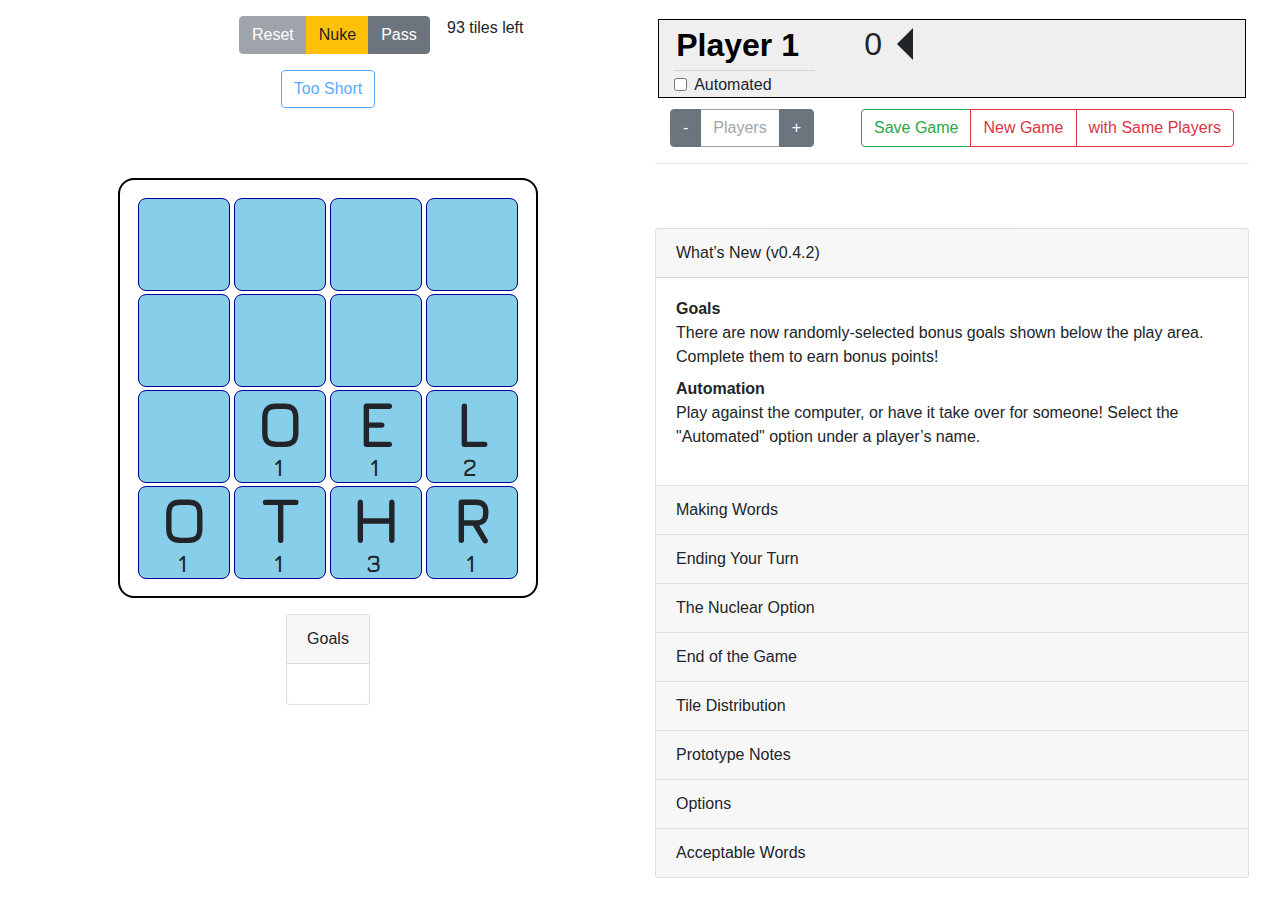
<file: index.html>
<!doctype html><html lang="en"><head><meta charset="utf-8"/><link rel="shortcut icon" href="./favicon.ico"/><meta name="viewport" content="width=device-width,initial-scale=1"/><meta name="theme-color" content="#000000"/><link rel="manifest" href="./manifest.json"/><link rel="stylesheet" href="https://maxcdn.bootstrapcdn.com/bootstrap/4.3.1/css/bootstrap.min.css" integrity="sha384-ggOyR0iXCbMQv3Xipma34MD+dH/1fQ784/j6cY/iJTQUOhcWr7x9JvoRxT2MZw1T" crossorigin="anonymous"/><link href="https://fonts.googleapis.com/css?family=Jura&display=swap" rel="stylesheet"><title>Scooch</title><link href="./static/css/2.f4a78326.chunk.css" rel="stylesheet"><link href="./static/css/main.79782de3.chunk.css" rel="stylesheet"></head><body><noscript>You need to enable JavaScript to run this app.</noscript><div id="root"></div><script>!function(l){function e(e){for(var r,t,n=e[0],o=e[1],u=e[2],f=0,i=[];f<n.length;f++)t=n[f],p[t]&&i.push(p[t][0]),p[t]=0;for(r in o)Object.prototype.hasOwnProperty.call(o,r)&&(l[r]=o[r]);for(s&&s(e);i.length;)i.shift()();return c.push.apply(c,u||[]),a()}function a(){for(var e,r=0;r<c.length;r++){for(var t=c[r],n=!0,o=1;o<t.length;o++){var u=t[o];0!==p[u]&&(n=!1)}n&&(c.splice(r--,1),e=f(f.s=t[0]))}return e}var t={},p={1:0},c=[];function f(e){if(t[e])return t[e].exports;var r=t[e]={i:e,l:!1,exports:{}};return l[e].call(r.exports,r,r.exports,f),r.l=!0,r.exports}f.m=l,f.c=t,f.d=function(e,r,t){f.o(e,r)||Object.defineProperty(e,r,{enumerable:!0,get:t})},f.r=function(e){"undefined"!=typeof Symbol&&Symbol.toStringTag&&Object.defineProperty(e,Symbol.toStringTag,{value:"Module"}),Object.defineProperty(e,"__esModule",{value:!0})},f.t=function(r,e){if(1&e&&(r=f(r)),8&e)return r;if(4&e&&"object"==typeof r&&r&&r.__esModule)return r;var t=Object.create(null);if(f.r(t),Object.defineProperty(t,"default",{enumerable:!0,value:r}),2&e&&"string"!=typeof r)for(var n in r)f.d(t,n,function(e){return r[e]}.bind(null,n));return t},f.n=function(e){var r=e&&e.__esModule?function(){return e.default}:function(){return e};return f.d(r,"a",r),r},f.o=function(e,r){return Object.prototype.hasOwnProperty.call(e,r)},f.p="./";var r=window.webpackJsonp=window.webpackJsonp||[],n=r.push.bind(r);r.push=e,r=r.slice();for(var o=0;o<r.length;o++)e(r[o]);var s=n;a()}([])</script><script src="./static/js/2.82db8cc0.chunk.js"></script><script src="./static/js/main.bd3dbbdc.chunk.js"></script></body></html>
</file>
<file: static/css/2.f4a78326.chunk.css>
.slide-grid{-webkit-user-select:none;-moz-user-select:none;-ms-user-select:none;user-select:none;touch-action:none}
/*# sourceMappingURL=2.f4a78326.chunk.css.map */
</file>
<file: static/css/main.79782de3.chunk.css>
body{margin:0;font-family:-apple-system,BlinkMacSystemFont,Segoe UI,Roboto,Oxygen,Ubuntu,Cantarell,Fira Sans,Droid Sans,Helvetica Neue,sans-serif;-webkit-font-smoothing:antialiased;-moz-osx-font-smoothing:grayscale}code{font-family:source-code-pro,Menlo,Monaco,Consolas,Courier New,monospace}@-webkit-keyframes drop-1-anim{0%{-webkit-transform:translateY(-100%);transform:translateY(-100%)}to{-webkit-transform:none;-webkit-transform:initial;transform:none}}@keyframes drop-1-anim{0%{-webkit-transform:translateY(-100%);transform:translateY(-100%)}to{-webkit-transform:none;-webkit-transform:initial;transform:none}}@-webkit-keyframes drop-2-anim{0%{-webkit-transform:translateY(-200%);transform:translateY(-200%)}to{-webkit-transform:none;-webkit-transform:initial;transform:none}}@keyframes drop-2-anim{0%{-webkit-transform:translateY(-200%);transform:translateY(-200%)}to{-webkit-transform:none;-webkit-transform:initial;transform:none}}@-webkit-keyframes drop-3-anim{0%{-webkit-transform:translateY(-300%);transform:translateY(-300%)}to{-webkit-transform:none;-webkit-transform:initial;transform:none}}@keyframes drop-3-anim{0%{-webkit-transform:translateY(-300%);transform:translateY(-300%)}to{-webkit-transform:none;-webkit-transform:initial;transform:none}}@-webkit-keyframes drop-4-anim{0%{-webkit-transform:translateY(-400%);transform:translateY(-400%)}to{-webkit-transform:none;-webkit-transform:initial;transform:none}}@keyframes drop-4-anim{0%{-webkit-transform:translateY(-400%);transform:translateY(-400%)}to{-webkit-transform:none;-webkit-transform:initial;transform:none}}@-webkit-keyframes wiggle-anim{0%{-webkit-transform:rotate(0deg);transform:rotate(0deg)}25%{-webkit-transform:rotate(-10deg);transform:rotate(-10deg)}75%{-webkit-transform:rotate(10deg);transform:rotate(10deg)}to{-webkit-transform:rotate(0deg);transform:rotate(0deg)}}@keyframes wiggle-anim{0%{-webkit-transform:rotate(0deg);transform:rotate(0deg)}25%{-webkit-transform:rotate(-10deg);transform:rotate(-10deg)}75%{-webkit-transform:rotate(10deg);transform:rotate(10deg)}to{-webkit-transform:rotate(0deg);transform:rotate(0deg)}}.drop-1{-webkit-animation-name:drop-1-anim;animation-name:drop-1-anim;-webkit-animation-duration:1s;animation-duration:1s}.drop-2{-webkit-animation-name:drop-2-anim;animation-name:drop-2-anim;-webkit-animation-duration:2s;animation-duration:2s}.drop-3{-webkit-animation-name:drop-3-anim;animation-name:drop-3-anim;-webkit-animation-duration:3s;animation-duration:3s}.drop-4{-webkit-animation-name:drop-4-anim;animation-name:drop-4-anim;-webkit-animation-duration:4s;animation-duration:4s}*{box-sizing:border-box}body{padding:1rem}.board-col .row{margin-bottom:1rem}.board-col .row>*{margin-left:auto;margin-right:auto}.untouchable{-webkit-user-select:none;-moz-user-select:none;-ms-user-select:none;user-select:none;touch-action:none}.board{float:left;border:2px solid #000;padding:1rem;border-radius:1rem;line-height:1}.over .board,.over .board-footer,.over .play-area{opacity:.5;pointer-events:none}.overlay{position:absolute;z-index:10;width:100%;margin-top:10rem}.board-footer,.overlay{text-align:center}.play-area{float:left;line-height:1}.play-area>.row{margin-bottom:-.6em}.container{width:100%;clear:both;float:left;display:flex}.flex-grow{float:left;flex-grow:1}.play-button{float:left;align-self:flex-end}.tile{font-family:Jura,sans-serif;float:left;width:6rem;height:6rem;-webkit-transform-origin:50% 50%;transform-origin:50% 50%;padding:.1rem}.play-area .tile{width:4rem;height:4rem;font-size:3em}.board .tile:nth-child(4n+1){clear:both}.start-row:last-child{clear:none}.tile.space{visibility:hidden}.tile .field,span.field{border:1px solid #00008b;border-radius:.5rem;background-color:#87ceeb}.board .tile .field{height:100%}.scooched .points{margin:.5rem;background:-webkit-repeating-linear-gradient(transparent,transparent 4px,#666 0,#666 5px);background:repeating-linear-gradient(transparent,transparent 4px,#666 0,#666 5px)}span.field{border-radius:.1rem;padding-left:.1rem;padding-right:.1rem}.tile .letter{height:70%;font-size:4rem}.tile .letter,.tile .points{text-align:center;font-weight:700}.tile .points{height:30%;vertical-align:bottom;font-size:1.5rem;padding-right:.2rem}.play-area .tile .field{border-radius:.4rem}.play-area .tile .letter{font-size:3rem}.play-area .tile .points{font-size:1rem}.play-area .tile .bonus{position:relative;background-color:#c7b3ff;border:1px solid maroon;border-radius:1rem;font-size:.8rem;z-index:2;text-align:center;width:1.2rem;height:1.2rem;float:right;top:-.9rem;right:-.3rem}.tile.dragging .points{color:transparent}.selectable{cursor:pointer}.unselectable.swappable{cursor:-webkit-grab;cursor:grab}.wiggle .tile.swappable{-webkit-animation:wiggle-anim .3s infinite;animation:wiggle-anim .3s infinite}.dragging,.pre-dragging{cursor:-webkit-grab;cursor:grab}.unselectable{opacity:.5;cursor:default}.selected,.selected div{color:orchid;opacity:.5;cursor:alias}.field.selected,.tile.selected .field{background:transparent}.placeholder{visibility:hidden}.players{margin:.2rem;border:1px solid #000;background:#efefef}.player .header{font-size:2em}.player.current .header .name *{font-weight:700}.player .header .score{margin-left:.2rem}.moves .badge{text-transform:uppercase;font-family:Jura,sans-serif;opacity:.8}.moves .tile{padding:0!important;margin:.05em .05em .3rem;width:1.3rem;height:1.3rem;font-size:1em}.moves .tile .field{padding:0!important;border-radius:.25rem;border-color:rgba(0,0,0,.25);background:none}.moves .tile .letter{padding:0!important;position:relative;top:-.4rem;height:1.3rem;font-size:1rem}.moves .tile .points{padding:0!important;position:relative;top:-.7rem;height:0;font-size:.1rem}.moves .bonus{float:left;background-color:rgba(199,179,255,.25);border:1px solid rgba(128,0,0,.25);border-radius:1rem;font-size:.8rem;text-align:center;margin:.1rem;padding-left:.2rem;padding-right:.2rem}.score{text-align:right;padding:0}.turn-indicator{display:inline-block;margin-top:.5rem;border-top:1rem solid transparent;border-right:1rem solid;border-bottom:1rem solid transparent}.player .name input{width:100%;border:none;border-bottom:1px solid #d3d3d3;background:transparent}h1 input:hover{background:#fff;border-bottom:1px solid grey}.tile-definition{display:inline-block;width:25%}@media (max-width:400px){.board{padding:0;margin:0;border:none}.board .tile{width:4rem;height:4rem}.board .tile .letter{margin-top:-.2rem;font-size:3rem}.board .tile .points{margin-top:.2rem;font-size:1rem}.play-area .tile{width:2.5rem;height:2.5rem}.play-area .tile .field{border-radius:.4rem}.play-area .tile .letter{font-size:2rem}.play-area .tile .points{font-size:.75rem}}@media (min-width:576px){.sm-left{text-align:left}.sm-right{text-align:right}}@-webkit-keyframes pulse{0%{text-shadow:0 0 0 gold}50%{text-shadow:0 0 2px gold}to{text-shadow:0 0 0 gold}}@keyframes pulse{0%{text-shadow:0 0 0 gold}50%{text-shadow:0 0 2px gold}to{text-shadow:0 0 0 gold}}.goal.possible{-webkit-animation-name:pulse;animation-name:pulse;-webkit-animation-duration:4s;animation-duration:4s;-webkit-animation-direction:normal;animation-direction:normal;-webkit-animation-iteration-count:infinite;animation-iteration-count:infinite}.goal.qualifies{font-weight:bolder}@-webkit-keyframes announcement-anim{0%{-webkit-transform:translateX(-50%);transform:translateX(-50%);opacity:0}25%{-webkit-transform:translateX(-1%);transform:translateX(-1%);opacity:1}75%{-webkit-transform:translateX(1%);transform:translateX(1%);opacity:1}80%{-webkit-transform:translateX(50%);transform:translateX(50%);opacity:0}to{-webkit-transform:translateX(100%);transform:translateX(100%);opacity:0}}@keyframes announcement-anim{0%{-webkit-transform:translateX(-50%);transform:translateX(-50%);opacity:0}25%{-webkit-transform:translateX(-1%);transform:translateX(-1%);opacity:1}75%{-webkit-transform:translateX(1%);transform:translateX(1%);opacity:1}80%{-webkit-transform:translateX(50%);transform:translateX(50%);opacity:0}to{-webkit-transform:translateX(100%);transform:translateX(100%);opacity:0}}.announcement{-webkit-animation-name:announcement-anim;animation-name:announcement-anim;-webkit-animation-duration:3s;animation-duration:3s;width:100%;background-image:-webkit-gradient(linear,left top,right top,from(transparent),color-stop(gold),to(transparent));background-image:-webkit-linear-gradient(left,transparent,gold,transparent);background-image:linear-gradient(90deg,transparent,gold,transparent);font-weight:700}.announcement .title{font-family:Jura,sans-serif;font-size:3rem;text-transform:uppercase}.announcement .message{font-family:Jura,sans-serif;font-size:1rem}@-webkit-keyframes bulge-anim{0%{-webkit-transform:scale(1);transform:scale(1)}25%{-webkit-transform:scale(1.2);transform:scale(1.2)}to{-webkit-transform:scale(1);transform:scale(1)}}@keyframes bulge-anim{0%{-webkit-transform:scale(1);transform:scale(1)}25%{-webkit-transform:scale(1.2);transform:scale(1.2)}to{-webkit-transform:scale(1);transform:scale(1)}}.can-play{-webkit-animation:bulge-anim .3s linear;animation:bulge-anim .3s linear}
/*# sourceMappingURL=main.79782de3.chunk.css.map */
</file>
